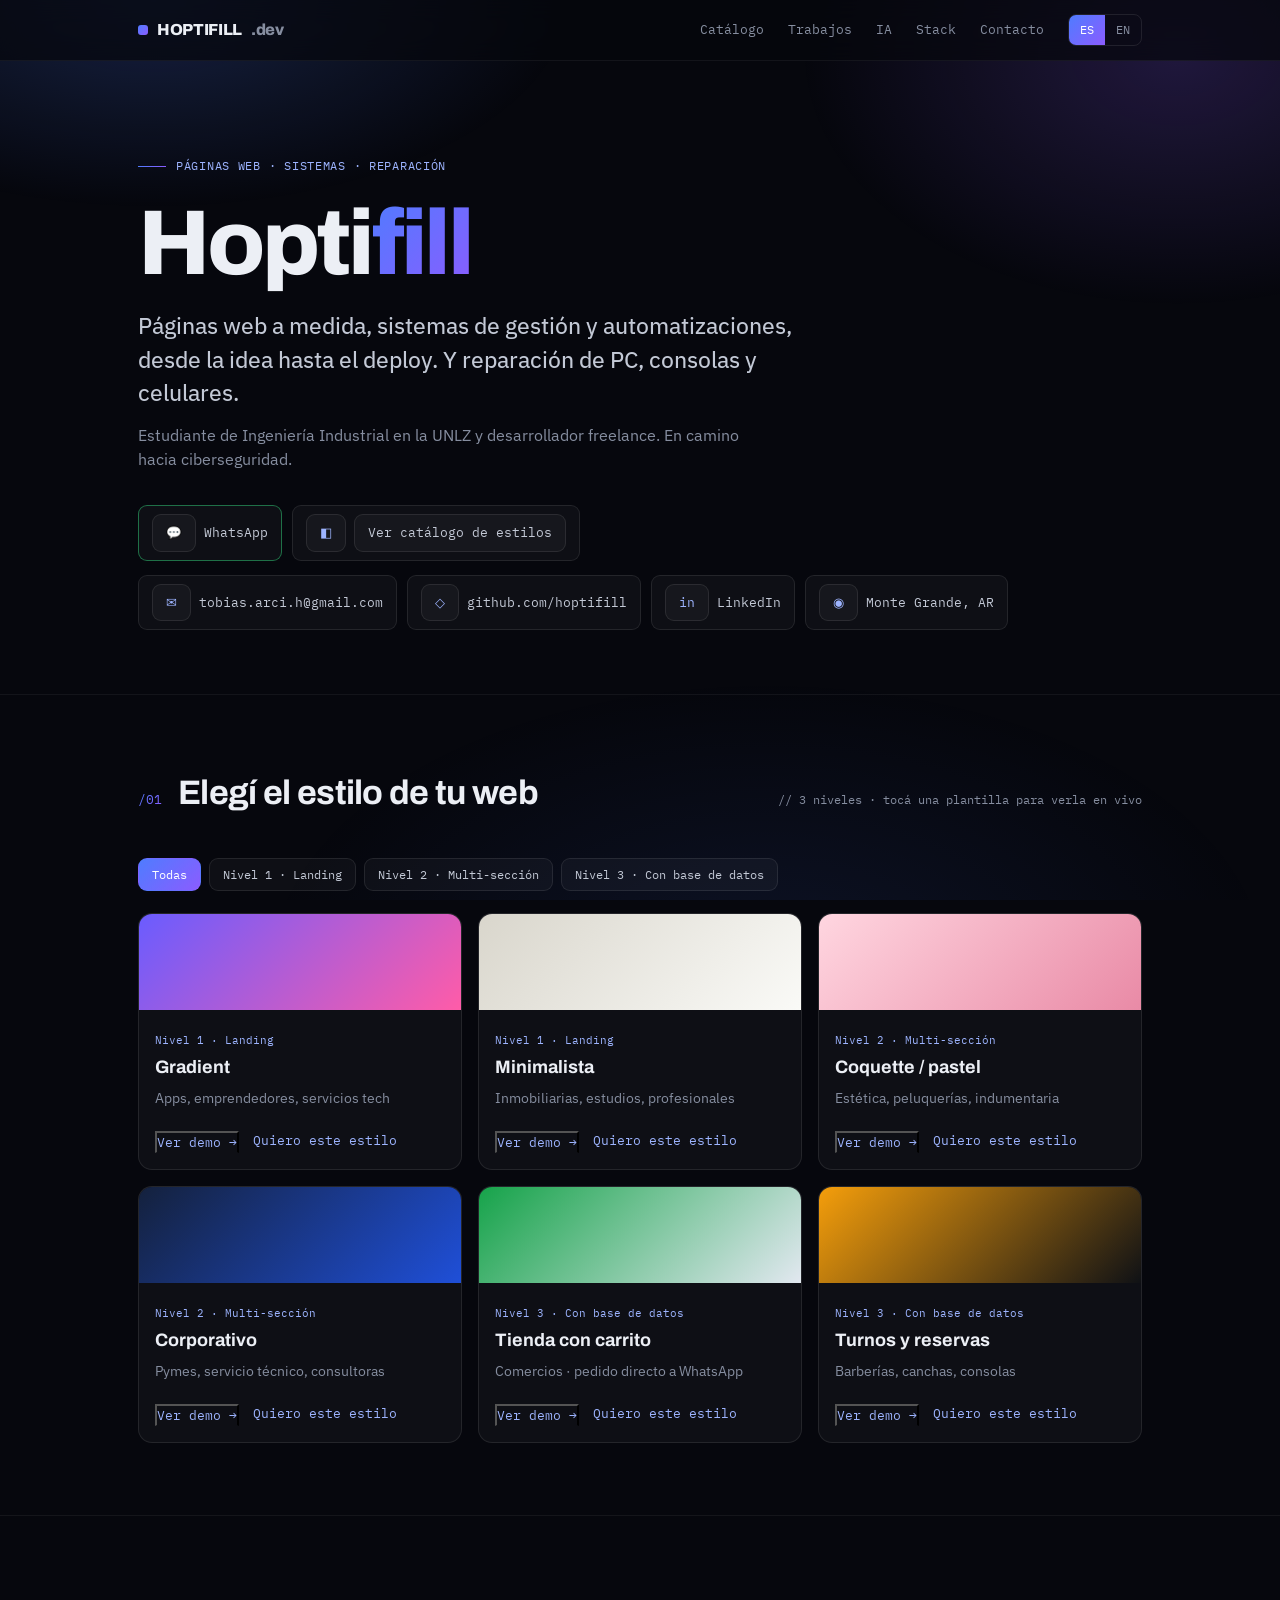
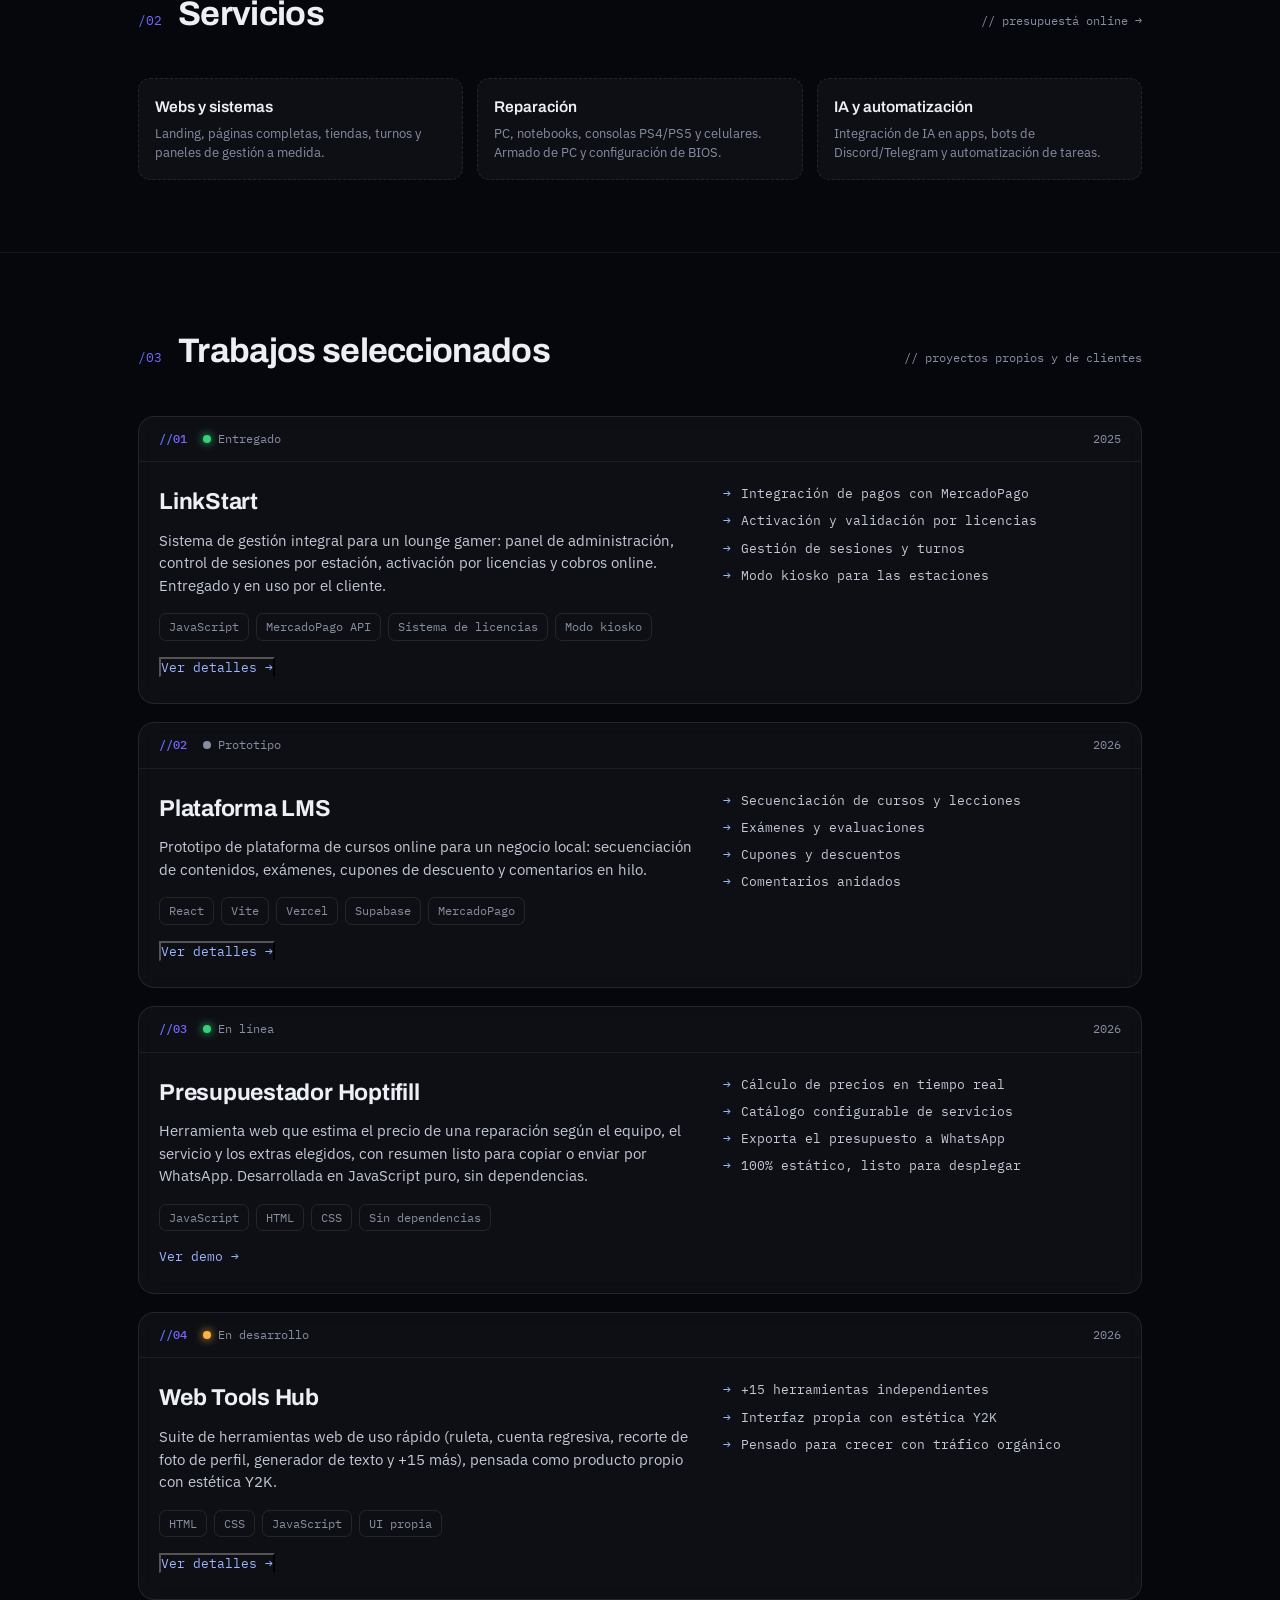
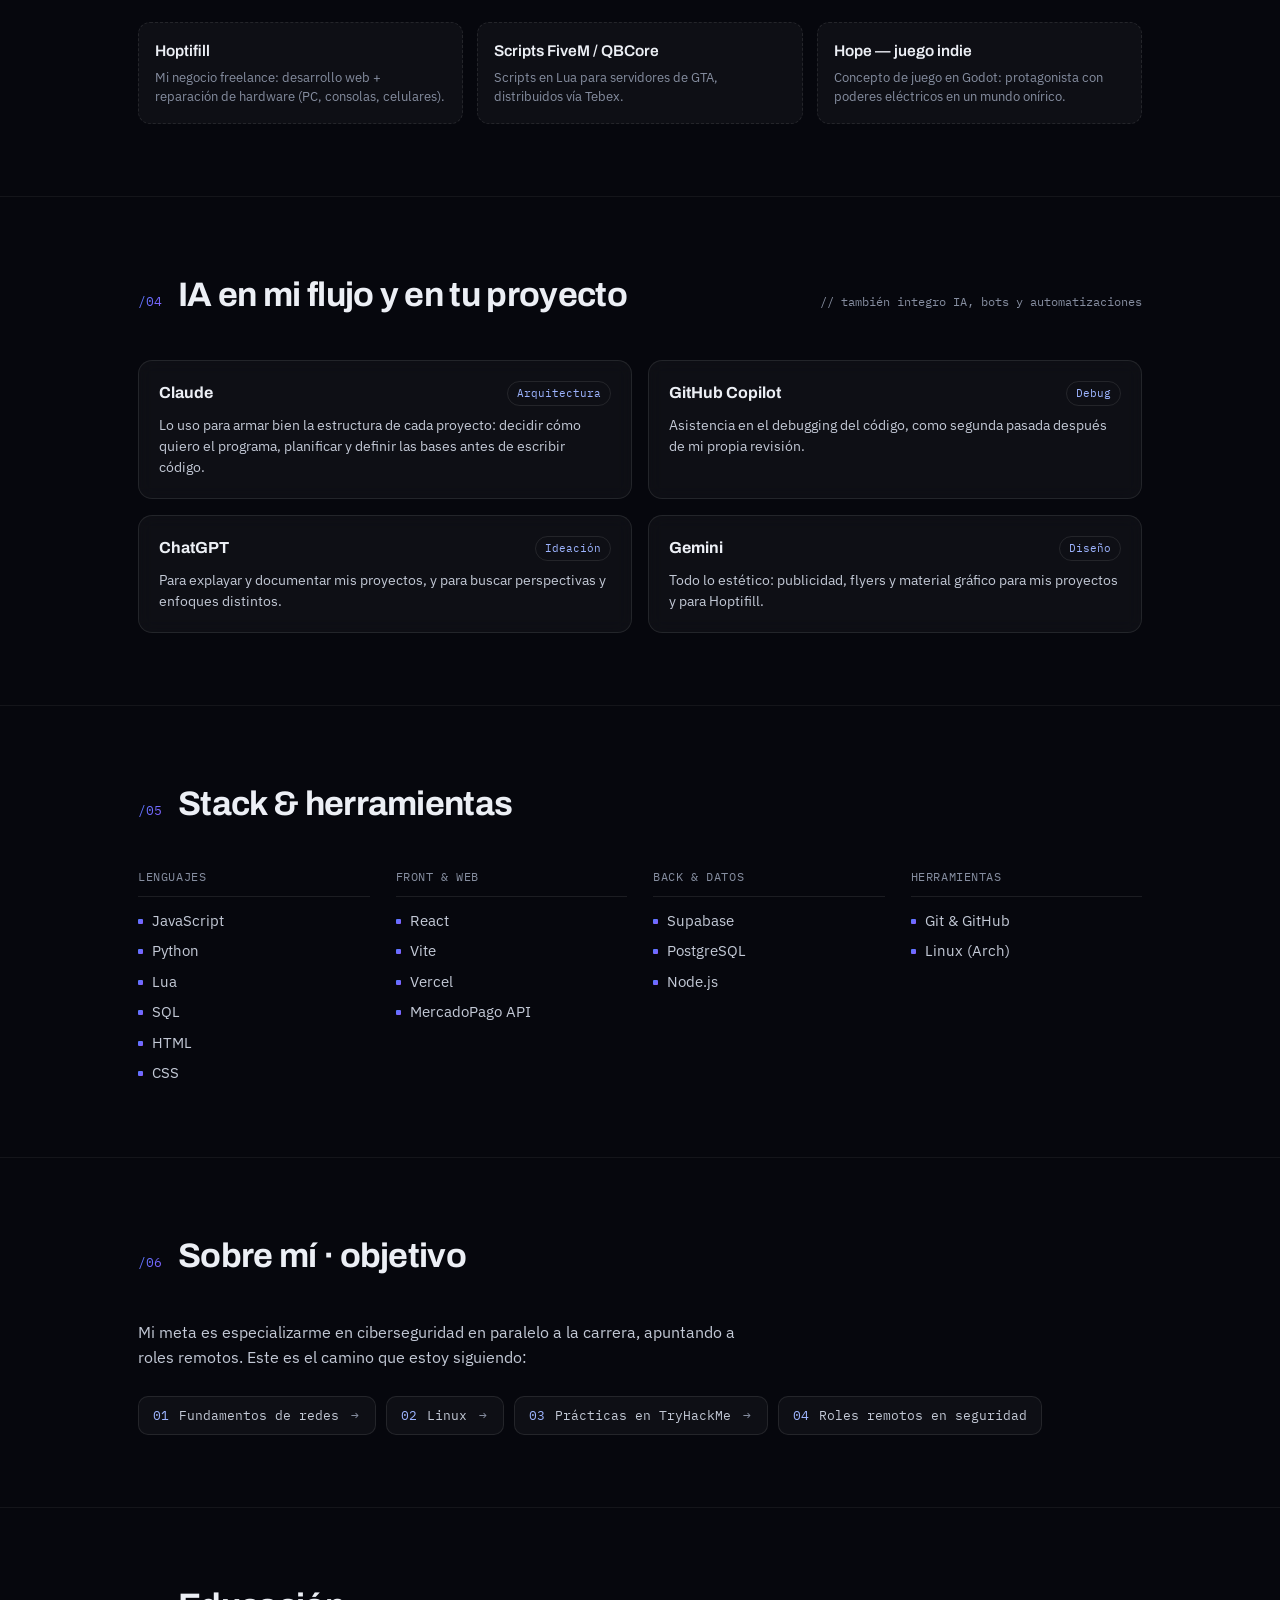
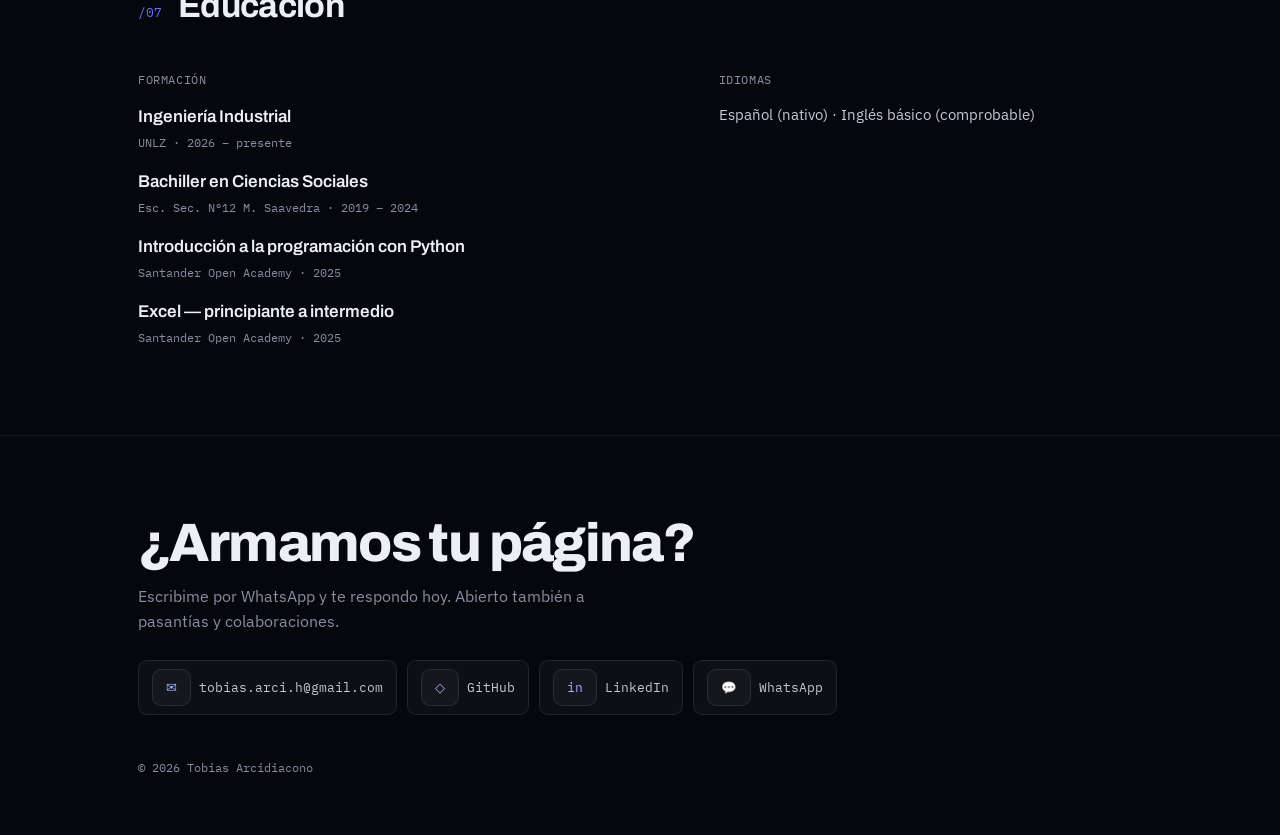
<file: index.html>
<!DOCTYPE html>
<html lang="es">
<head>
<meta charset="UTF-8">
<meta name="viewport" content="width=device-width, initial-scale=1.0">
<title>Hoptifill — Páginas web, sistemas y reparación | Tobias Arcidiacono</title>
<meta name="description" content="Hoptifill: páginas web a medida, sistemas de gestión, automatizaciones y reparación de PC, consolas y celulares. Zona sur, Buenos Aires.">
<meta property="og:title" content="Hoptifill — Webs, sistemas y reparación">
<meta property="og:description" content="Elegí el estilo de tu página web en el catálogo interactivo.">
<meta property="og:type" content="website">
<link rel="icon" href="data:image/svg+xml,<svg xmlns=%27http://www.w3.org/2000/svg%27 viewBox=%270 0 100 100%27><text y=%27.9em%27 font-size=%2790%27>⚡</text></svg>">
<link rel="preconnect" href="https://fonts.googleapis.com">
<link rel="preconnect" href="https://fonts.gstatic.com" crossorigin>
<link href="https://fonts.googleapis.com/css2?family=Archivo:wght@500;600;700;800&family=IBM+Plex+Mono:wght@400;500;600&family=IBM+Plex+Sans:wght@400;450;500;600&display=swap" rel="stylesheet">
<style>
  :root{
    --bg:#06070d; --ink:#eceff5; --ink-soft:#c3c9d6; --muted:#868ea0;
    --line:rgba(255,255,255,.09); --line-soft:rgba(255,255,255,.055);
    --panel:rgba(255,255,255,.035); --panel-2:rgba(255,255,255,.06);
    --a1:#4f7cff; --a2:#8b5cff; --a-ink:#9db4ff;
    --ship:#33d17a; --wip:#ffb340; --con:#868ea0;
    --grad:linear-gradient(135deg,#4f7cff,#8b5cff);
    --max:1060px;
  }
  *{margin:0;padding:0;box-sizing:border-box}
  html{scroll-behavior:smooth}
  body{
    background:var(--bg);color:var(--ink);
    font-family:"IBM Plex Sans",system-ui,sans-serif;font-weight:400;line-height:1.55;
    -webkit-font-smoothing:antialiased;overflow-x:hidden;position:relative;
  }
  body::before{
    content:"";position:fixed;inset:0;z-index:0;pointer-events:none;
    background:
      radial-gradient(48% 34% at 12% 0%,rgba(79,124,255,.22),transparent 68%),
      radial-gradient(42% 40% at 92% 6%,rgba(139,92,255,.20),transparent 70%),
      radial-gradient(55% 45% at 60% 108%,rgba(79,124,255,.10),transparent 72%);
  }
  .mono{font-family:"IBM Plex Mono",monospace}
  .wrap{max-width:var(--max);margin:0 auto;padding:0 28px;position:relative;z-index:1}
  a{color:inherit;text-decoration:none}

  header{position:sticky;top:0;z-index:50;
    background:rgba(6,7,13,.72);backdrop-filter:blur(12px);border-bottom:1px solid var(--line-soft)}
  .bar{display:flex;align-items:center;justify-content:space-between;height:60px}
  .monogram{font-family:"Archivo",sans-serif;font-weight:800;letter-spacing:-.02em;font-size:16px;
    display:flex;align-items:center;gap:9px}
  .monogram .dot{width:10px;height:10px;border-radius:3px;background:var(--grad)}
  .monogram .d2{color:var(--muted)}
  nav.links{display:flex;align-items:center;gap:24px}
  nav.links a{font-family:"IBM Plex Mono",monospace;font-size:12.5px;color:var(--muted);transition:color .18s}
  nav.links a:hover{color:var(--ink)}
  .toggle{display:flex;border:1px solid var(--line);border-radius:8px;overflow:hidden;
    font-family:"IBM Plex Mono",monospace;font-size:12px}
  .toggle button{background:transparent;border:0;cursor:pointer;padding:6px 11px;color:var(--muted);font:inherit;transition:.16s}
  .toggle button.on{background:var(--grad);color:#fff}
  @media(max-width:720px){.bar{height:auto;min-height:60px;flex-wrap:wrap;padding:8px 0;gap:6px}nav.links{gap:12px;flex-wrap:wrap}nav.links a{font-size:11.5px}}

  .hero{padding:88px 0 64px;position:relative;border-bottom:1px solid var(--line-soft)}
  .eyebrow{font-family:"IBM Plex Mono",monospace;font-size:12px;letter-spacing:.06em;color:var(--a-ink);
    text-transform:uppercase;margin-bottom:24px;display:inline-flex;align-items:center;gap:10px}
  .eyebrow::before{content:"";width:28px;height:1px;background:var(--grad)}
  h1.name{font-family:"Archivo",sans-serif;font-weight:800;font-size:clamp(46px,9vw,92px);
    line-height:.95;letter-spacing:-.035em;margin-bottom:22px}
  h1.name .g{background:var(--grad);-webkit-background-clip:text;background-clip:text;-webkit-text-fill-color:transparent}
  .thesis{font-size:clamp(18px,2.4vw,23px);max-width:680px;color:var(--ink-soft);font-weight:450;line-height:1.45;margin-bottom:14px}
  .subline{font-size:15.5px;color:var(--muted);max-width:620px;margin-bottom:34px}
  .metarow{display:flex;flex-wrap:wrap;gap:10px;font-family:"IBM Plex Mono",monospace;font-size:12.5px}
  .metarow a,.metarow span{border:1px solid var(--line);background:var(--panel);padding:8px 13px;border-radius:9px;
    color:var(--ink-soft);display:inline-flex;align-items:center;gap:8px;transition:.16s}
  .metarow a:hover{border-color:transparent;background:var(--panel-2);box-shadow:inset 0 0 0 1px rgba(139,92,255,.5);color:#fff}
  .metarow .k{color:var(--a-ink)}

  section.block{padding:72px 0;border-bottom:1px solid var(--line-soft)}
  .sechead{display:flex;align-items:baseline;justify-content:space-between;gap:20px;margin-bottom:38px;flex-wrap:wrap}
  .sechead .lead{display:flex;align-items:baseline;gap:16px}
  .sechead .idx{font-family:"IBM Plex Mono",monospace;font-size:13px;
    background:var(--grad);-webkit-background-clip:text;background-clip:text;-webkit-text-fill-color:transparent}
  .sechead h2{font-family:"Archivo",sans-serif;font-weight:700;font-size:clamp(26px,3.6vw,34px);letter-spacing:-.02em}
  .sechead .note{font-family:"IBM Plex Mono",monospace;font-size:12px;color:var(--muted)}

  .cards{display:flex;flex-direction:column;gap:18px}
  .card{background:var(--panel);border:1px solid var(--line);border-radius:16px;overflow:hidden;
    backdrop-filter:blur(8px);transition:border-color .2s,transform .2s,box-shadow .2s}
  .card:hover{border-color:rgba(139,92,255,.45);transform:translateY(-2px);box-shadow:0 16px 44px -26px rgba(79,124,255,.7)}
  .card .spec{display:flex;align-items:center;gap:16px;flex-wrap:wrap;padding:13px 20px;border-bottom:1px solid var(--line-soft);
    font-family:"IBM Plex Mono",monospace;font-size:12px;color:var(--muted)}
  .card .pid{background:var(--grad);-webkit-background-clip:text;background-clip:text;-webkit-text-fill-color:transparent;font-weight:500}
  .status{display:inline-flex;align-items:center;gap:7px}
  .status .sd{width:8px;height:8px;border-radius:50%}
  .sd.ship{background:var(--ship);box-shadow:0 0 8px var(--ship)} .sd.wip{background:var(--wip);box-shadow:0 0 8px var(--wip)} .sd.con{background:var(--con)}
  .card .spec .spacer{flex:1}
  .card .body{padding:22px 20px 24px;display:grid;grid-template-columns:1.35fr 1fr;gap:26px}
  @media(max-width:680px){.card .body{grid-template-columns:1fr;gap:18px}}
  .card h3{font-family:"Archivo",sans-serif;font-weight:700;font-size:23px;letter-spacing:-.01em;margin-bottom:10px}
  .card p.desc{font-size:15px;color:var(--ink-soft);line-height:1.5}
  .feats{list-style:none;display:flex;flex-direction:column;gap:9px}
  .feats li{font-family:"IBM Plex Mono",monospace;font-size:12.5px;color:var(--ink-soft);
    padding-left:18px;position:relative;line-height:1.45}
  .feats li::before{content:"→";position:absolute;left:0;color:var(--a-ink)}
  .chips{display:flex;flex-wrap:wrap;gap:7px;margin-top:16px}
  .chip{font-family:"IBM Plex Mono",monospace;font-size:11.5px;border:1px solid var(--line);border-radius:7px;padding:4px 9px;color:var(--muted)}
  .cardlink{display:inline-flex;align-items:center;gap:8px;margin-top:16px;font-family:"IBM Plex Mono",monospace;
    font-size:12.5px;color:var(--a-ink);border-bottom:1px solid transparent;transition:.16s;padding-bottom:1px}
  .cardlink:hover{border-color:var(--a2)}
  button.cardlink{background:transparent;cursor:pointer}

  /* modal */
  .modal{position:fixed;inset:0;z-index:100;display:none;align-items:flex-start;justify-content:center;
    background:rgba(4,5,10,.72);backdrop-filter:blur(6px);padding:40px 20px;overflow-y:auto}
  .modal.open{display:flex}
  .m-panel{position:relative;width:100%;max-width:760px;background:#0c0e17;border:1px solid var(--line);
    border-radius:18px;padding:26px 26px 30px;box-shadow:0 30px 80px -20px rgba(0,0,0,.8)}
  .m-close{position:absolute;top:14px;right:14px;width:34px;height:34px;border-radius:9px;cursor:pointer;
    background:var(--panel-2);border:1px solid var(--line);color:var(--ink);font-size:14px;transition:.16s}
  .m-close:hover{border-color:var(--a2);color:#fff}
  .m-spec{display:flex;align-items:center;gap:12px;font-family:"IBM Plex Mono",monospace;font-size:12px;color:var(--muted);margin-bottom:10px}
  .m-spec .spacer{flex:1}
  .m-title{font-family:"Archivo",sans-serif;font-weight:700;font-size:26px;letter-spacing:-.01em;margin-bottom:12px}
  .m-desc{font-size:15px;color:var(--ink-soft);line-height:1.55;margin-bottom:14px}
  .m-lbl{font-family:"IBM Plex Mono",monospace;font-size:11px;letter-spacing:.06em;text-transform:uppercase;
    color:var(--muted);margin:22px 0 12px;padding-bottom:8px;border-bottom:1px solid var(--line-soft)}
  .m-gallery{display:flex;flex-direction:column;gap:14px}
  .m-gallery img{width:100%;border-radius:12px;border:1px solid var(--line);display:block}
  .m-soon{font-size:13.5px;color:var(--muted);font-style:italic;padding:8px 0}
  .m-gallery.has .m-soon{display:none}
  .m-panel .cardlink{margin-top:20px}

  .also{display:grid;grid-template-columns:repeat(3,1fr);gap:14px;margin-top:22px}
  @media(max-width:680px){.also{grid-template-columns:1fr}}
  .also .item{border:1px dashed var(--line);border-radius:12px;padding:16px;background:var(--panel)}
  .also .item .t{font-family:"Archivo",sans-serif;font-weight:600;font-size:15.5px;margin-bottom:6px}
  .also .item .d{font-size:13px;color:var(--muted);line-height:1.45}

  /* AI workflow */
  .aigrid{display:grid;grid-template-columns:repeat(2,1fr);gap:16px}
  @media(max-width:680px){.aigrid{grid-template-columns:1fr}}
  .ai{background:var(--panel);border:1px solid var(--line);border-radius:14px;padding:20px;backdrop-filter:blur(8px)}
  .ai .tp{display:flex;align-items:center;gap:10px;margin-bottom:9px}
  .ai .tp .tool{font-family:"Archivo",sans-serif;font-weight:700;font-size:16px}
  .ai .tp .role{font-family:"IBM Plex Mono",monospace;font-size:11px;color:var(--a-ink);
    border:1px solid var(--line);border-radius:20px;padding:3px 9px;margin-left:auto}
  .ai p{font-size:14px;color:var(--ink-soft);line-height:1.5}

  .stackgrid{display:grid;grid-template-columns:repeat(auto-fit,minmax(200px,1fr));gap:26px}
  .stackgroup .gl{font-family:"IBM Plex Mono",monospace;font-size:12px;letter-spacing:.05em;text-transform:uppercase;
    color:var(--muted);margin-bottom:13px;padding-bottom:9px;border-bottom:1px solid var(--line)}
  .stackgroup ul{list-style:none;display:flex;flex-direction:column;gap:8px}
  .stackgroup li{font-size:14.5px;color:var(--ink-soft);display:flex;align-items:center;gap:9px}
  .stackgroup li::before{content:"";width:5px;height:5px;border-radius:1px;background:var(--grad);flex:none}

  .objtxt{font-size:16px;color:var(--ink-soft);max-width:620px;margin-bottom:26px;line-height:1.55}
  .road{display:flex;flex-wrap:wrap;gap:10px}
  .rstep{display:flex;align-items:center;gap:10px;background:var(--panel);border:1px solid var(--line);
    border-radius:10px;padding:9px 14px;font-family:"IBM Plex Mono",monospace;font-size:12.5px;color:var(--ink-soft)}
  .rstep .n{color:var(--a-ink)}
  .rstep .arrow{color:var(--muted);margin:0 2px}

  .edugrid{display:grid;grid-template-columns:1.3fr 1fr;gap:30px}
  @media(max-width:680px){.edugrid{grid-template-columns:1fr;gap:22px}}
  .edu .l{font-family:"IBM Plex Mono",monospace;font-size:12px;text-transform:uppercase;letter-spacing:.05em;color:var(--muted);margin-bottom:14px}
  .edu .entry{margin-bottom:16px}
  .edu .deg{font-family:"Archivo",sans-serif;font-weight:600;font-size:17px;margin-bottom:4px}
  .edu .meta{font-family:"IBM Plex Mono",monospace;font-size:12px;color:var(--muted)}
  .langline{font-size:14.5px;color:var(--ink-soft)}

  footer{padding:80px 0 58px}
  .cta h2{font-family:"Archivo",sans-serif;font-weight:800;font-size:clamp(30px,5.4vw,54px);letter-spacing:-.03em;line-height:1;margin-bottom:14px}
  .cta h2 .g{background:var(--grad);-webkit-background-clip:text;background-clip:text;-webkit-text-fill-color:transparent}
  .cta .subcta{color:var(--muted);margin-bottom:26px;max-width:460px}
  .foot-fine{margin-top:44px;font-family:"IBM Plex Mono",monospace;font-size:11.5px;color:var(--muted);
    display:flex;justify-content:space-between;flex-wrap:wrap;gap:10px}

  @media(prefers-reduced-motion:no-preference){
    .rv{opacity:0;transform:translateY(14px);transition:opacity .6s ease,transform .6s ease}
    .rv.in{opacity:1;transform:none}
  }
  :focus-visible{outline:2px solid var(--a2);outline-offset:3px;border-radius:4px}
  .wa{border-color:rgba(51,209,122,.5)!important}
  .filters{display:flex;flex-wrap:wrap;gap:8px;margin-bottom:22px}
  .filters button{font-family:"IBM Plex Mono",monospace;font-size:12px;border:1px solid var(--line);background:var(--panel);color:var(--ink-soft);padding:8px 13px;border-radius:9px;cursor:pointer;transition:.16s}
  .filters button.on{background:var(--grad);color:#fff;border-color:transparent}
  .tpls{display:grid;grid-template-columns:repeat(auto-fit,minmax(280px,1fr));gap:16px}
  .tpl{background:var(--panel);border:1px solid var(--line);border-radius:14px;overflow:hidden;transition:.2s}
  .tpl:hover{border-color:rgba(139,92,255,.45);transform:translateY(-2px)}
  .tpl .sw{height:96px}.tpl .tb{padding:16px}.tpl h3{font-family:"Archivo",sans-serif;font-size:18px;margin:4px 0 6px}
  .tpl .lv{font-family:"IBM Plex Mono",monospace;font-size:11px;color:var(--a-ink)}.tpl p{font-size:13.5px;color:var(--muted)}
  .tpl .acts{display:flex;gap:14px;flex-wrap:wrap;margin-top:6px}
</style>
</head>
<body>

<header>
  <div class="wrap bar">
    <a href="#top" class="monogram"><span class="dot"></span>HOPTIFILL<span class="d2">.dev</span></a>
    <nav class="links">
      <a href="#catalog" data-k="nav_cat">Catálogo</a>
      <a href="#work" data-k="nav_work">Trabajos</a>
      <a href="#ai" data-k="nav_ai">IA</a>
      <a href="#stack" data-k="nav_stack">Stack</a>
      <a href="#contact" class="nav-keep" data-k="nav_contact">Contacto</a>
      <div class="toggle" role="group" aria-label="Language">
        <button id="es" class="on" onclick="setLang('es')">ES</button>
        <button id="en" onclick="setLang('en')">EN</button>
      </div>
    </nav>
  </div>
</header>

<main id="top">
  <section class="hero">
    <div class="wrap">
      <div class="eyebrow" data-k="role"></div>
      <h1 class="name">Hopti<span class="g">fill</span></h1>
      <p class="thesis" data-k="thesis"></p>
      <p class="subline" data-k="subline"></p>
      <div class="metarow" style="margin-bottom:14px"><a class="wa" href="https://wa.me/5491124063177" target="_blank" rel="noopener"><span class="k">💬</span> WhatsApp</a><a href="#catalog"><span class="k">◧</span> <span data-k="see_cat">Ver catálogo de estilos</span></a></div>
      <div class="metarow">
        <a href="mailto:tobias.arci.h@gmail.com"><span class="k">✉</span> tobias.arci.h@gmail.com</a>
        <a href="https://github.com/hoptifill" target="_blank" rel="noopener"><span class="k">◇</span> github.com/hoptifill</a>
        <a href="https://www.linkedin.com/in/tobias-arcidiacono-a98aaa285" target="_blank" rel="noopener"><span class="k">in</span> LinkedIn</a>
        <span><span class="k">◉</span> Monte Grande, AR</span>
      </div>
    </div>
  </section>

  <section class="block rv" id="catalog">
    <div class="wrap">
      <div class="sechead"><div class="lead"><span class="idx">/01</span><h2 data-k="cat_h"></h2></div><span class="note" data-k="cat_note"></span></div>
      <div class="filters" id="filters"></div><div class="tpls" id="tpls"></div>
    </div>
  </section>

  <section class="block rv" id="services">
    <div class="wrap">
      <div class="sechead"><div class="lead"><span class="idx">/02</span><h2 data-k="srv_h"></h2></div><a class="note" href="https://hoptifill.github.io/presupuestador" target="_blank" rel="noopener" data-k="srv_quote"></a></div>
      <div class="also" id="srv"></div>
    </div>
  </section>

  <section class="block rv" id="work">
    <div class="wrap">
      <div class="sechead">
        <div class="lead"><span class="idx">/03</span><h2 data-k="s_work"></h2></div>
        <span class="note" data-k="s_work_note"></span>
      </div>
      <div class="cards" id="cards"></div>
      <div class="also" id="also"></div>
    </div>
  </section>

  <section class="block rv" id="ai">
    <div class="wrap">
      <div class="sechead">
        <div class="lead"><span class="idx">/04</span><h2 data-k="s_ai"></h2></div>
        <span class="note" data-k="s_ai_note"></span>
      </div>
      <div class="aigrid" id="aigrid"></div>
    </div>
  </section>

  <section class="block rv" id="stack">
    <div class="wrap">
      <div class="sechead"><div class="lead"><span class="idx">/05</span><h2 data-k="s_stack"></h2></div></div>
      <div class="stackgrid" id="stackgrid"></div>
    </div>
  </section>

  <section class="block rv" id="obj">
    <div class="wrap">
      <div class="sechead"><div class="lead"><span class="idx">/06</span><h2 data-k="s_obj"></h2></div></div>
      <p class="objtxt" data-k="obj_txt"></p>
      <div class="road" id="road"></div>
    </div>
  </section>

  <section class="block rv" id="edu">
    <div class="wrap">
      <div class="sechead"><div class="lead"><span class="idx">/07</span><h2 data-k="s_edu"></h2></div></div>
      <div class="edugrid">
        <div class="edu" id="edu-list"></div>
        <div class="edu">
          <div class="l" data-k="lang_l"></div>
          <div class="langline" data-k="lang_line"></div>
        </div>
      </div>
    </div>
  </section>

  <footer id="contact">
    <div class="wrap cta rv">
      <h2 data-k="cta"></h2>
      <p class="subcta" data-k="subcta"></p>
      <div class="metarow">
        <a href="mailto:tobias.arci.h@gmail.com"><span class="k">✉</span> tobias.arci.h@gmail.com</a>
        <a href="https://github.com/hoptifill" target="_blank" rel="noopener"><span class="k">◇</span> GitHub</a>
        <a href="https://www.linkedin.com/in/tobias-arcidiacono-a98aaa285" target="_blank" rel="noopener"><span class="k">in</span> LinkedIn</a>
        <a href="https://wa.me/5491124063177" target="_blank" rel="noopener"><span class="k">💬</span> WhatsApp</a>
      </div>
      <div class="foot-fine">
        <span>© 2026 Tobias Arcidiacono</span>
      </div>
    </div>
  </footer>
</main>

<div id="pv" class="modal" onclick="if(event.target===this)closePv()"><div class="m-panel" style="max-width:980px;padding:14px"><button class="m-close" onclick="closePv()">✕</button><div class="m-spec" id="pv-t" style="margin:4px 40px 10px 4px"></div><iframe id="pv-f" title="Vista previa" style="width:100%;height:70vh;border:1px solid var(--line);border-radius:12px;background:#fff"></iframe><a class="cardlink" id="pv-w" target="_blank" rel="noopener"></a></div></div>

<div id="modal" class="modal" onclick="if(event.target===this)closeProject()">
  <div class="m-panel" role="dialog" aria-modal="true">
    <button id="m-close" class="m-close" onclick="closeProject()">✕</button>
    <div id="m-body"></div>
  </div>
</div>

<script>
const DATA = {
  es:{
    nav_work:"Trabajos", nav_ai:"IA", nav_stack:"Stack", nav_contact:"Contacto",
    view_details:"Ver detalles", shots_soon:"Capturas próximamente.", modal_shots:"Capturas", close:"Cerrar",
    nav_cat:"Catálogo", see_cat:"Ver catálogo de estilos",
    cat_h:"Elegí el estilo de tu web", cat_note:"// 3 niveles · tocá una plantilla para verla en vivo", see:"Ver demo", want:"Quiero este estilo",
    f0:"Todas", f1:"Nivel 1 · Landing", f2:"Nivel 2 · Multi-sección", f3:"Nivel 3 · Con base de datos",
    srv_h:"Servicios", srv_quote:"// presupuestá online →",
    role:"Páginas web · Sistemas · Reparación",
    thesis:"Páginas web a medida, sistemas de gestión y automatizaciones, desde la idea hasta el deploy. Y reparación de PC, consolas y celulares.",
    subline:"Estudiante de Ingeniería Industrial en la UNLZ y desarrollador freelance. En camino hacia ciberseguridad.",
    s_work:"Trabajos seleccionados", s_work_note:"// proyectos propios y de clientes",
    s_ai:"IA en mi flujo y en tu proyecto", s_ai_note:"// también integro IA, bots y automatizaciones",
    s_stack:"Stack & herramientas",
    s_obj:"Sobre mí · objetivo", obj_txt:"Mi meta es especializarme en ciberseguridad en paralelo a la carrera, apuntando a roles remotos. Este es el camino que estoy siguiendo:",
    s_edu:"Educación",
    lang_l:"Idiomas", lang_line:"Español (nativo) · Inglés básico (comprobable)",
    cta:"¿Armamos tu página?", subcta:"Escribime por WhatsApp y te respondo hoy. Abierto también a pasantías y colaboraciones.",
    projects:[
      {id:"//01",status:"ship",statusTxt:"Entregado",year:"2025",title:"LinkStart",
       desc:"Sistema de gestión integral para un lounge gamer: panel de administración, control de sesiones por estación, activación por licencias y cobros online. Entregado y en uso por el cliente.",
       feats:["Integración de pagos con MercadoPago","Activación y validación por licencias","Gestión de sesiones y turnos","Modo kiosko para las estaciones"],
       chips:["JavaScript","MercadoPago API","Sistema de licencias","Modo kiosko"],
       link:"Ver proyecto",url:"#"},
      {id:"//02",status:"con",statusTxt:"Prototipo",year:"2026",title:"Plataforma LMS",
       desc:"Prototipo de plataforma de cursos online para un negocio local: secuenciación de contenidos, exámenes, cupones de descuento y comentarios en hilo.",
       feats:["Secuenciación de cursos y lecciones","Exámenes y evaluaciones","Cupones y descuentos","Comentarios anidados"],
       chips:["React","Vite","Vercel","Supabase","MercadoPago"],
       link:"Ver proyecto",url:"#"},
      {id:"//03",status:"ship",statusTxt:"En línea",year:"2026",title:"Presupuestador Hoptifill",
       desc:"Herramienta web que estima el precio de una reparación según el equipo, el servicio y los extras elegidos, con resumen listo para copiar o enviar por WhatsApp. Desarrollada en JavaScript puro, sin dependencias.",
       feats:["Cálculo de precios en tiempo real","Catálogo configurable de servicios","Exporta el presupuesto a WhatsApp","100% estático, listo para desplegar"],
       chips:["JavaScript","HTML","CSS","Sin dependencias"],
       link:"Ver demo",url:"https://hoptifill.github.io/presupuestador"},
      {id:"//04",status:"wip",statusTxt:"En desarrollo",year:"2026",title:"Web Tools Hub",
       desc:"Suite de herramientas web de uso rápido (ruleta, cuenta regresiva, recorte de foto de perfil, generador de texto y +15 más), pensada como producto propio con estética Y2K.",
       feats:["+15 herramientas independientes","Interfaz propia con estética Y2K","Pensado para crecer con tráfico orgánico"],
       chips:["HTML","CSS","JavaScript","UI propia"],
       link:"Ver proyecto",url:"#"}
    ],
    also:[
      {t:"Hoptifill",d:"Mi negocio freelance: desarrollo web + reparación de hardware (PC, consolas, celulares)."},
      {t:"Scripts FiveM / QBCore",d:"Scripts en Lua para servidores de GTA, distribuidos vía Tebex."},
      {t:"Hope — juego indie",d:"Concepto de juego en Godot: protagonista con poderes eléctricos en un mundo onírico."}
    ],
    srvs:[{t:"Webs y sistemas",d:"Landing, páginas completas, tiendas, turnos y paneles de gestión a medida."},{t:"Reparación",d:"PC, notebooks, consolas PS4/PS5 y celulares. Armado de PC y configuración de BIOS."},{t:"IA y automatización",d:"Integración de IA en apps, bots de Discord/Telegram y automatización de tareas."}],
    ai:[
      {tool:"Claude", role:"Arquitectura", p:"Lo uso para armar bien la estructura de cada proyecto: decidir cómo quiero el programa, planificar y definir las bases antes de escribir código."},
      {tool:"GitHub Copilot", role:"Debug", p:"Asistencia en el debugging del código, como segunda pasada después de mi propia revisión."},
      {tool:"ChatGPT", role:"Ideación", p:"Para explayar y documentar mis proyectos, y para buscar perspectivas y enfoques distintos."},
      {tool:"Gemini", role:"Diseño", p:"Todo lo estético: publicidad, flyers y material gráfico para mis proyectos y para Hoptifill."}
    ],
    stack:[
      {g:"Lenguajes",items:["JavaScript","Python","Lua","SQL","HTML","CSS"]},
      {g:"Front & web",items:["React","Vite","Vercel","MercadoPago API"]},
      {g:"Back & datos",items:["Supabase","PostgreSQL","Node.js"]},
      {g:"Herramientas",items:["Git & GitHub","Linux (Arch)"]}
    ],
    road:["Fundamentos de redes","Linux","Prácticas en TryHackMe","Roles remotos en seguridad"],
    edu:[
      {deg:"Ingeniería Industrial",meta:"UNLZ · 2026 – presente"},
      {deg:"Bachiller en Ciencias Sociales",meta:"Esc. Sec. N°12 M. Saavedra · 2019 – 2024"},
      {deg:"Introducción a la programación con Python",meta:"Santander Open Academy · 2025"},
      {deg:"Excel — principiante a intermedio",meta:"Santander Open Academy · 2025"}
    ]
  },
  en:{
    nav_work:"Work", nav_ai:"AI", nav_stack:"Stack", nav_contact:"Contact",
    view_details:"View details", shots_soon:"Screenshots coming soon.", modal_shots:"Screenshots", close:"Close",
    cat_h:"Pick your website style", cat_note:"// 3 levels · tap a template to preview it live", see:"View demo", want:"I want this style", see_cat:"Browse style catalog",
    f0:"All", f1:"Level 1 · Landing", f2:"Level 2 · Multi-section", f3:"Level 3 · With database",
    srv_h:"Services", srv_quote:"// get an online quote →", nav_cat:"Catalog",
    srvs:[{t:"Websites & systems",d:"Landing pages, full sites, shops, booking and custom management panels."},{t:"Repair",d:"PCs, laptops, PS4/PS5 consoles and phones. PC builds and BIOS setup."},{t:"AI & automation",d:"AI integration in apps, Discord/Telegram bots and task automation."}],
    role:"Websites · Systems · Repair",
    thesis:"Custom websites, management systems and automations, from idea to deploy. Plus PC, console and phone repair.",
    subline:"Industrial Engineering student at UNLZ and freelance developer. On my way into cybersecurity.",
    s_work:"Selected work", s_work_note:"// personal and client projects",
    s_ai:"Working with AI", s_ai_note:"// assisted workflow, each tool with its role",
    s_stack:"Stack & tools",
    s_obj:"Career goal", obj_txt:"My goal is to specialize in cybersecurity alongside my degree, aiming for remote roles. This is the path I'm following:",
    s_edu:"Education",
    lang_l:"Languages", lang_line:"Spanish (native) · Basic English (verifiable)",
    cta:"Let's build your site.", subcta:"Message me on WhatsApp and I will reply today. Also open to internships and collaborations.",
    projects:[
      {id:"//01",status:"ship",statusTxt:"Shipped",year:"2025",title:"LinkStart",
       desc:"End-to-end management system for a gaming lounge: admin dashboard, per-station session control, license-based activation and online payments. Delivered and in active use by the client.",
       feats:["MercadoPago payment integration","License activation & validation","Session & turn management","Kiosk mode for stations"],
       chips:["JavaScript","MercadoPago API","Licensing system","Kiosk mode"],
       link:"View project",url:"#"},
      {id:"//02",status:"con",statusTxt:"Prototype",year:"2026",title:"LMS Platform",
       desc:"Prototype online course platform for a local business: content sequencing, exams, discount coupons and threaded comments.",
       feats:["Course & lesson sequencing","Exams & assessments","Coupons & discounts","Threaded comments"],
       chips:["React","Vite","Vercel","Supabase","MercadoPago"],
       link:"View project",url:"#"},
      {id:"//03",status:"ship",statusTxt:"Live",year:"2026",title:"Hoptifill Estimator",
       desc:"A web tool that estimates a repair price based on the device, service and extras selected, with a summary ready to copy or send over WhatsApp. Built in vanilla JavaScript, no dependencies.",
       feats:["Real-time price calculation","Configurable service catalog","Exports the quote to WhatsApp","Fully static, ready to deploy"],
       chips:["JavaScript","HTML","CSS","No dependencies"],
       link:"View demo",url:"https://hoptifill.github.io/presupuestador"},
      {id:"//04",status:"wip",statusTxt:"In progress",year:"2026",title:"Web Tools Hub",
       desc:"A suite of quick web utilities (spinner, countdown, profile-pic cropper, text generator and 15+ more), built as my own product with a Y2K aesthetic.",
       feats:["15+ standalone tools","Custom Y2K-styled UI","Built to grow with organic traffic"],
       chips:["HTML","CSS","JavaScript","Custom UI"],
       link:"View project",url:"#"}
    ],
    also:[
      {t:"Hoptifill",d:"My freelance business: web development + hardware repair (PCs, consoles, phones)."},
      {t:"FiveM / QBCore scripts",d:"Lua scripts for GTA servers, distributed through Tebex."},
      {t:"Hope — indie game",d:"Godot game concept: a protagonist with electric powers in a dream-like world."}
    ],
    ai:[
      {tool:"Claude", role:"Architecture", p:"I use it to structure each project well: deciding how I want the program to work, planning and defining the foundations before writing code."},
      {tool:"GitHub Copilot", role:"Debug", p:"Support during code debugging, as a second pass after my own review."},
      {tool:"ChatGPT", role:"Ideation", p:"To expand and document my projects, and to explore different perspectives and approaches."},
      {tool:"Gemini", role:"Design", p:"Everything visual: ads, flyers and graphic material for my projects and for Hoptifill."}
    ],
    stack:[
      {g:"Languages",items:["JavaScript","Python","Lua","SQL","HTML","CSS"]},
      {g:"Front & web",items:["React","Vite","Vercel","MercadoPago API"]},
      {g:"Back & data",items:["Supabase","PostgreSQL","Node.js"]},
      {g:"Tools",items:["Git & GitHub","Linux (Arch)"]}
    ],
    road:["Networking fundamentals","Linux","TryHackMe practice","Remote security roles"],
    edu:[
      {deg:"Industrial Engineering",meta:"UNLZ · 2026 – present"},
      {deg:"High school diploma — Social Sciences",meta:"Esc. Sec. N°12 M. Saavedra · 2019 – 2024"},
      {deg:"Introduction to Programming with Python",meta:"Santander Open Academy · 2025"},
      {deg:"Excel — beginner to intermediate",meta:"Santander Open Academy · 2025"}
    ]
  }
};

// Capturas por proyecto (mismos archivos para ES y EN). Subí las imágenes al repo
// con estos nombres exactos. Las que no existan se ocultan solas.
const SHOTS = {
  'LinkStart':['linkstart-1.png','linkstart-2.png','linkstart-3.png','linkstart-4.png','linkstart-5.png','linkstart-6.png'],
  'Plataforma LMS':['lms-1.png','lms-2.png','lms-3.png','lms-4.png'],
  'LMS Platform':['lms-1.png','lms-2.png','lms-3.png','lms-4.png'],
  'Web Tools Hub':['webtools-1.png','webtools-2.png','webtools-3.png','webtools-4.png']
};
let curLang = 'es';

function render(lang){
  const d = Object.assign({}, DATA.es, DATA[lang]);
  curLang = lang;
  document.documentElement.lang = lang;
  document.querySelectorAll('[data-k]').forEach(el=>{
    const k = el.getAttribute('data-k'); if(d[k]!==undefined) el.textContent = d[k];
  });
  document.getElementById('cards').innerHTML = d.projects.map((p,i)=>`
    <article class="card">
      <div class="spec"><span class="pid">${p.id}</span>
        <span class="status"><span class="sd ${p.status}"></span>${p.statusTxt}</span>
        <span class="spacer"></span><span>${p.year}</span></div>
      <div class="body">
        <div><h3>${p.title}</h3><p class="desc">${p.desc}</p>
          <div class="chips">${p.chips.map(c=>`<span class="chip">${c}</span>`).join('')}</div>
          ${SHOTS[p.title]
            ? `<button class="cardlink" onclick="openProject(${i})">${d.view_details} →</button>`
            : (p.url && p.url.startsWith('http')
                ? `<a class="cardlink" href="${p.url}" target="_blank" rel="noopener">${p.link} →</a>`
                : '')}
        </div>
        <ul class="feats">${p.feats.map(f=>`<li>${f}</li>`).join('')}</ul>
      </div>
    </article>`).join('');
  document.getElementById('srv').innerHTML = d.srvs.map(a=>`<div class="item"><div class="t">${a.t}</div><div class="d">${a.d}</div></div>`).join('');
  drawCat(d);
  document.getElementById('also').innerHTML = d.also.map(a=>`
    <div class="item"><div class="t">${a.t}</div><div class="d">${a.d}</div></div>`).join('');
  document.getElementById('aigrid').innerHTML = d.ai.map(a=>`
    <div class="ai"><div class="tp"><span class="tool">${a.tool}</span><span class="role">${a.role}</span></div><p>${a.p}</p></div>`).join('');
  document.getElementById('stackgrid').innerHTML = d.stack.map(s=>`
    <div class="stackgroup"><div class="gl">${s.g}</div><ul>${s.items.map(i=>`<li>${i}</li>`).join('')}</ul></div>`).join('');
  document.getElementById('road').innerHTML = d.road.map((r,i)=>`
    <div class="rstep"><span class="n">0${i+1}</span>${r}${i<d.road.length-1?'<span class="arrow">→</span>':''}</div>`).join('');
  document.getElementById('edu-list').innerHTML =
    `<div class="l">${lang==='es'?'Formación':'Studies'}</div>` +
    d.edu.map(e=>`<div class="entry"><div class="deg">${e.deg}</div><div class="meta">${e.meta}</div></div>`).join('');
}
function setLang(lang){
  render(lang);
  document.getElementById('es').classList.toggle('on',lang==='es');
  document.getElementById('en').classList.toggle('on',lang==='en');
}

function openProject(i){
  const d = Object.assign({}, DATA.es, DATA[curLang]);
  const p = d.projects[i];
  const shots = SHOTS[p.title] || [];
  const gallery = shots.map(src=>
    `<img src="${src}" alt="${p.title}" loading="lazy" onload="this.closest('.m-gallery').classList.add('has')" onerror="this.remove()">`
  ).join('');
  document.getElementById('m-body').innerHTML = `
    <div class="m-spec"><span class="status"><span class="sd ${p.status}"></span>${p.statusTxt}</span>
      <span class="spacer"></span><span>${p.year}</span></div>
    <h3 class="m-title">${p.title}</h3>
    <p class="m-desc">${p.desc}</p>
    <div class="chips">${p.chips.map(c=>`<span class="chip">${c}</span>`).join('')}</div>
    <div class="m-lbl">${d.modal_shots}</div>
    <div class="m-gallery">${gallery}<div class="m-soon">${d.shots_soon}</div></div>
    ${p.url && p.url.startsWith('http') ? `<a class="cardlink" href="${p.url}" target="_blank" rel="noopener">${p.link} →</a>` : ''}`;
  const m = document.getElementById('modal');
  m.classList.add('open'); document.body.style.overflow='hidden';
  document.getElementById('m-close').setAttribute('aria-label', d.close);
}
function closeProject(){ document.getElementById('modal').classList.remove('open'); document.body.style.overflow=''; }
document.addEventListener('keydown',e=>{ if(e.key==='Escape') closeProject(); });

const TPL=[
 {l:1,n:"Gradient",r:"Apps, emprendedores, servicios tech",f:"landing-gradient.html",c:"linear-gradient(135deg,#6a5cff,#ff5ca8)"},
 {l:1,n:"Minimalista",r:"Inmobiliarias, estudios, profesionales",f:"landing-minimal.html",c:"linear-gradient(135deg,#d9d6cc,#fafaf7)"},
 {l:2,n:"Coquette / pastel",r:"Estética, peluquerías, indumentaria",f:"multi-coquette.html",c:"linear-gradient(135deg,#ffd6e0,#e98aa6)"},
 {l:2,n:"Corporativo",r:"Pymes, servicio técnico, consultoras",f:"multi-corporativo.html",c:"linear-gradient(135deg,#14213d,#1f4fd8)"},
 {l:3,n:"Tienda con carrito",r:"Comercios · pedido directo a WhatsApp",f:"db-tienda.html",c:"linear-gradient(135deg,#16a34a,#e2e8f0)"},
 {l:3,n:"Turnos y reservas",r:"Barberías, canchas, consolas",f:"db-turnos.html",c:"linear-gradient(135deg,#f59e0b,#0f1115)"}];
let catF=0;
function drawCat(d){
  document.getElementById('filters').innerHTML=[0,1,2,3].map(i=>`<button class="${i===catF?'on':''}" onclick="catF=${i};drawCat(Object.assign({},DATA.es,DATA[curLang]))">${d['f'+i]}</button>`).join('');
  document.getElementById('tpls').innerHTML=TPL.map((t,i)=>catF&&t.l!==catF?'':`<div class="tpl"><div class="sw" style="background:${t.c}"></div><div class="tb"><span class="lv">${d['f'+t.l]}</span><h3>${t.n}</h3><p>${t.r}</p><div class="acts"><button class="cardlink" onclick="openPv(${i})">${d.see} →</button><a class="cardlink" target="_blank" rel="noopener" href="${wa(t)}">${d.want}</a></div></div></div>`).join('');
}
function wa(t){return 'https://wa.me/5491124063177?text='+encodeURIComponent('Hola! Vi el catálogo de Hoptifill y me interesa el estilo "'+t.n+'" para mi web.')}
function openPv(i){const t=TPL[i],d=Object.assign({},DATA.es,DATA[curLang]);
  document.getElementById('pv-t').textContent=t.n+' — '+t.r;document.getElementById('pv-f').src='catalogo/'+t.f;
  const a=document.getElementById('pv-w');a.href=wa(t);a.textContent=d.want+' →';
  document.getElementById('pv').classList.add('open');document.body.style.overflow='hidden'}
function closePv(){document.getElementById('pv').classList.remove('open');document.getElementById('pv-f').src='about:blank';document.body.style.overflow=''}
document.addEventListener('keydown',e=>{ if(e.key==='Escape') closePv(); });
render('es');
const io = new IntersectionObserver((es)=>{es.forEach(e=>{if(e.isIntersecting){e.target.classList.add('in');io.unobserve(e.target)}})},{threshold:.12});
document.querySelectorAll('.rv').forEach(el=>io.observe(el));
</script>
</body>
</html>
</file>
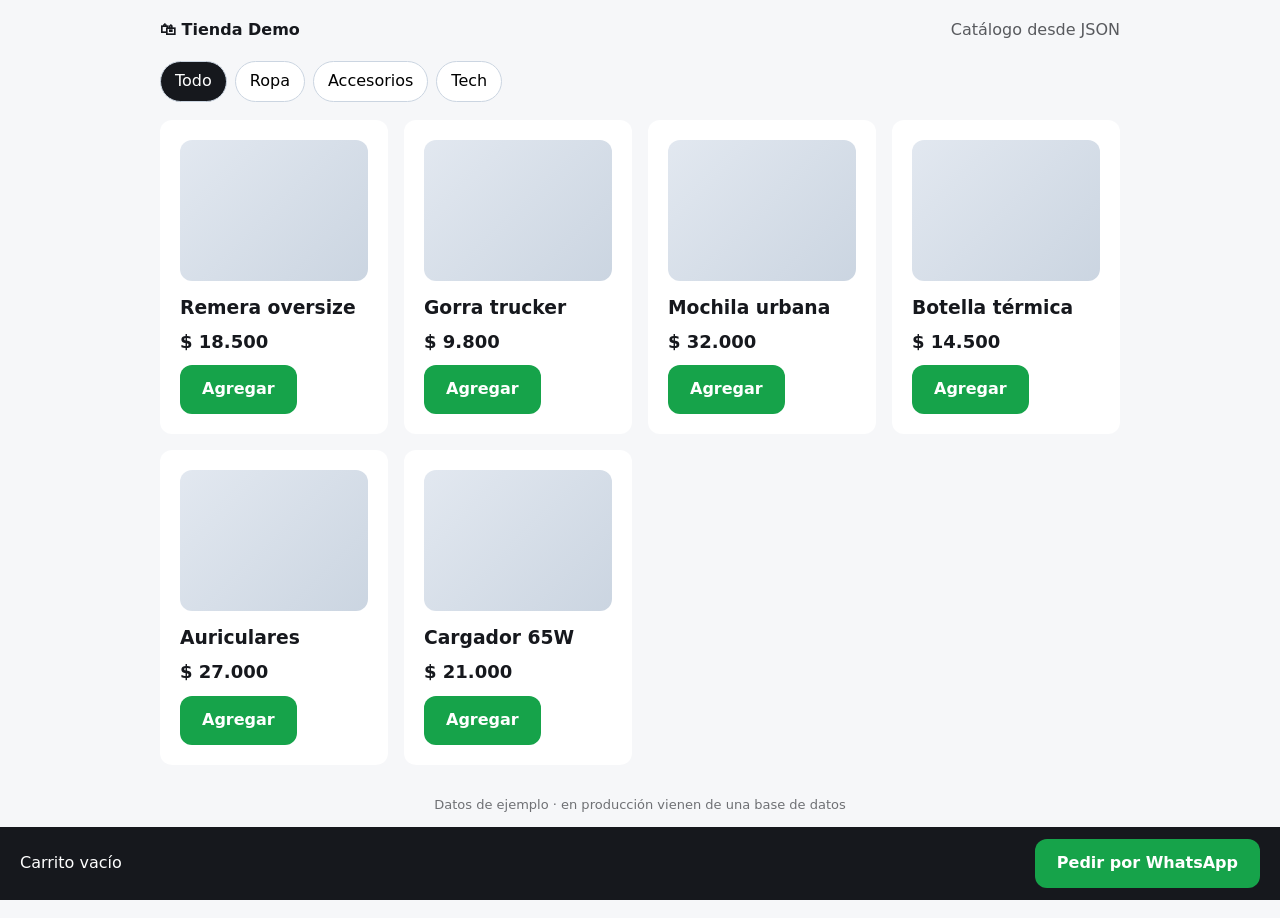
<file: catalogo/db-tienda.html>
<!DOCTYPE html><html lang="es"><meta charset="utf-8"><meta name="viewport" content="width=device-width,initial-scale=1"><title>Tienda con catálogo y carrito</title>
<link rel="stylesheet" href="base.css"><style>:root{--bg:#f6f7f9;--ink:#16181d;--card:#fff;--ac:#16a34a;--r:12px;--ph:linear-gradient(135deg,#e2e8f0,#cbd5e1)}
.f{display:flex;gap:8px;flex-wrap:wrap;margin-bottom:18px}.f button{border:1px solid #cbd5e1;background:#fff;border-radius:99px;padding:7px 14px;cursor:pointer;font:inherit}.f .on{background:#16181d;color:#fff}
.pr{font-weight:800;font-size:18px;margin:4px 0 10px}#cart{position:sticky;bottom:0;background:#16181d;color:#fff;padding:12px 20px;display:flex;justify-content:space-between;align-items:center;gap:10px}</style>
<div class="w"><nav><b>🛍 Tienda Demo</b><span class="mut">Catálogo desde JSON</span></nav><div class="f" id="f"></div><div class="g3" id="g"></div><footer>Datos de ejemplo · en producción vienen de una base de datos</footer></div>
<div id="cart"><span id="t">Carrito vacío</span><a class="b" id="wa" href="#" target="_blank">Pedir por WhatsApp</a></div>
<script>const P=[{n:"Remera oversize",c:"Ropa",p:18500},{n:"Gorra trucker",c:"Ropa",p:9800},{n:"Mochila urbana",c:"Accesorios",p:32000},{n:"Botella térmica",c:"Accesorios",p:14500},{n:"Auriculares",c:"Tech",p:27000},{n:"Cargador 65W",c:"Tech",p:21000}];
let cat="Todo",K={};const $=i=>document.getElementById(i),m=n=>"$ "+n.toLocaleString("es-AR");
function draw(){$("f").innerHTML=["Todo",...new Set(P.map(x=>x.c))].map(c=>`<button class="${c==cat?"on":""}" onclick="cat='${c}';draw()">${c}</button>`).join("");
$("g").innerHTML=P.map((x,i)=>cat=="Todo"||x.c==cat?`<div class="c"><div class="ph"></div><h3>${x.n}</h3><div class="pr">${m(x.p)}</div><button class="b" onclick="K[${i}]=(K[${i}]||0)+1;draw()">Agregar${K[i]?" ("+K[i]+")":""}</button></div>`:"").join("");
const l=Object.keys(K).map(i=>`${K[i]}x ${P[i].n}`),s=Object.keys(K).reduce((a,i)=>a+K[i]*P[i].p,0);
$("t").textContent=l.length?`${l.length} producto(s) · ${m(s)}`:"Carrito vacío";$("wa").href="https://wa.me/?text="+encodeURIComponent("Hola! Quiero pedir:\n"+l.join("\n")+"\nTotal: "+m(s))}draw()</script></html>
</file>
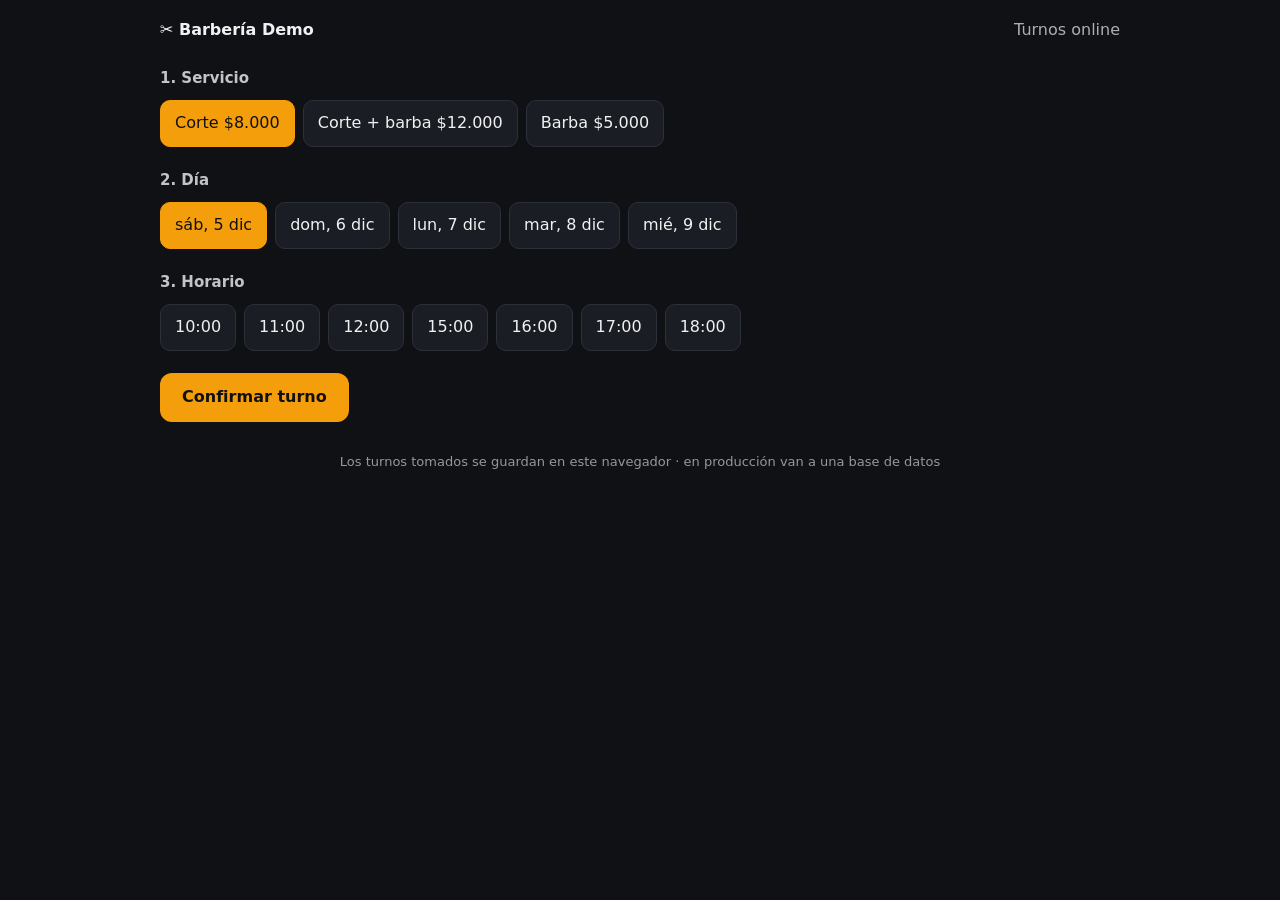
<file: catalogo/db-turnos.html>
<!DOCTYPE html><html lang="es"><meta charset="utf-8"><meta name="viewport" content="width=device-width,initial-scale=1"><title>Reserva de turnos</title>
<link rel="stylesheet" href="base.css"><style>:root{--bg:#0f1115;--ink:#f1f1f1;--card:#1a1d24;--ac:#f59e0b;--bt:#111;--r:12px}
.o{display:flex;gap:8px;flex-wrap:wrap;margin-bottom:22px}.o button{background:#1a1d24;color:#f1f1f1;border:1px solid #2c303a;border-radius:10px;padding:10px 14px;cursor:pointer;font:inherit}
.o .on{background:#f59e0b;color:#111;border-color:#f59e0b}.o .x{opacity:.3;text-decoration:line-through;cursor:not-allowed}h3{margin:6px 0 10px;font-size:15px;opacity:.8}#ok{display:none;margin-top:20px;border:1px solid #f59e0b}</style>
<div class="w"><nav><b>✂ Barbería Demo</b><span class="mut">Turnos online</span></nav><h3>1. Servicio</h3><div class="o" id="s"></div><h3>2. Día</h3><div class="o" id="d"></div><h3>3. Horario</h3><div class="o" id="h"></div>
<button class="b" id="go">Confirmar turno</button><div class="c" id="ok"></div><footer>Los turnos tomados se guardan en este navegador · en producción van a una base de datos</footer></div>
<script>const S=["Corte $8.000","Corte + barba $12.000","Barba $5.000"],H=["10:00","11:00","12:00","15:00","16:00","17:00","18:00"],$=i=>document.getElementById(i);
const D=[...Array(5)].map((_,i)=>{const t=new Date();t.setDate(t.getDate()+i+1);return t.toLocaleDateString("es-AR",{weekday:"short",day:"numeric",month:"short"})});
let sel={s:0,d:0,h:null},T={};try{T=JSON.parse(localStorage.t||"{}")}catch(e){}
function draw(){$("s").innerHTML=S.map((x,i)=>`<button class="${i==sel.s?"on":""}" onclick="sel.s=${i};draw()">${x}</button>`).join("");
$("d").innerHTML=D.map((x,i)=>`<button class="${i==sel.d?"on":""}" onclick="sel.d=${i};sel.h=null;draw()">${x}</button>`).join("");
$("h").innerHTML=H.map(x=>{const k=sel.d+x,u=T[k];return `<button class="${u?"x":sel.h==x?"on":""}" ${u?"disabled":`onclick="sel.h='${x}';draw()"`}>${x}</button>`}).join("")}
$("go").onclick=()=>{if(!sel.h)return alert("Elegí un horario");T[sel.d+sel.h]=1;try{localStorage.t=JSON.stringify(T)}catch(e){}
$("ok").style.display="block";$("ok").innerHTML=`✅ <b>Turno confirmado</b><br>${S[sel.s]} · ${D[sel.d]} · ${sel.h} hs`;sel.h=null;draw()};draw()</script></html>
</file>
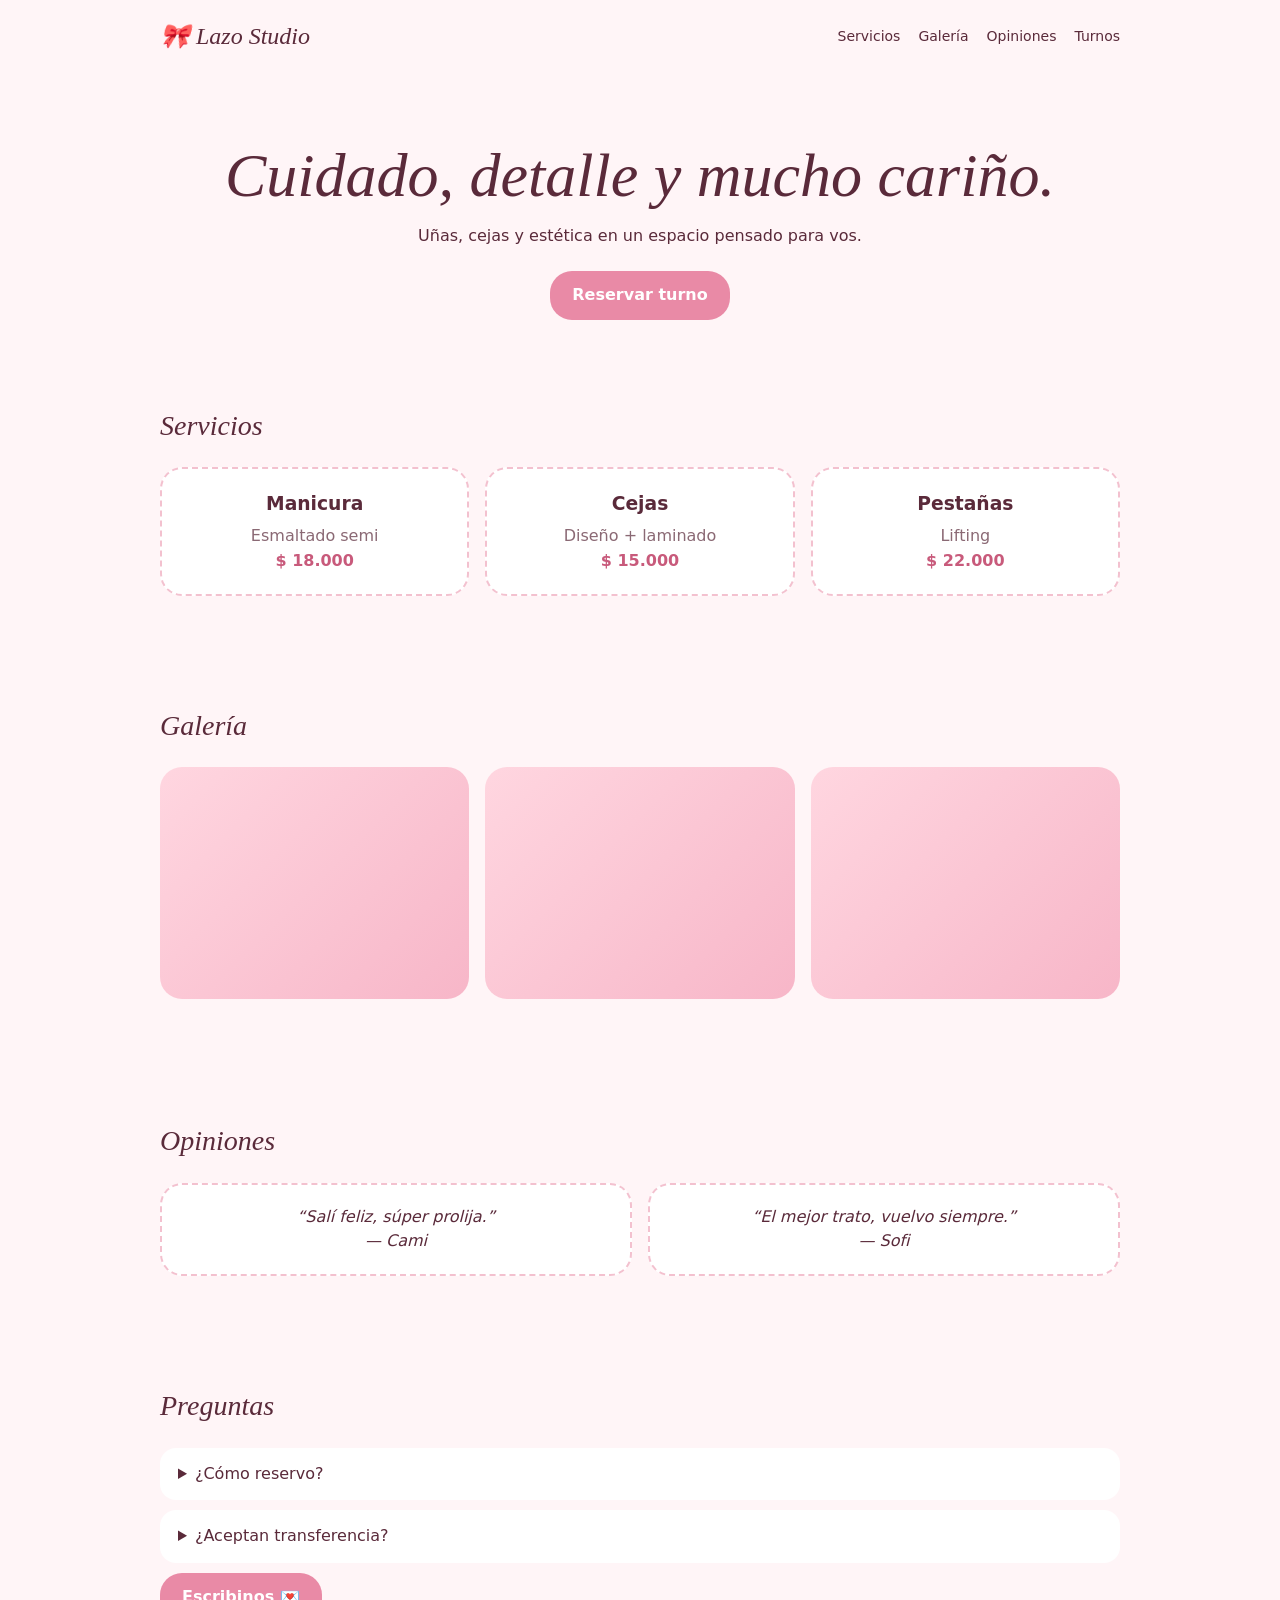
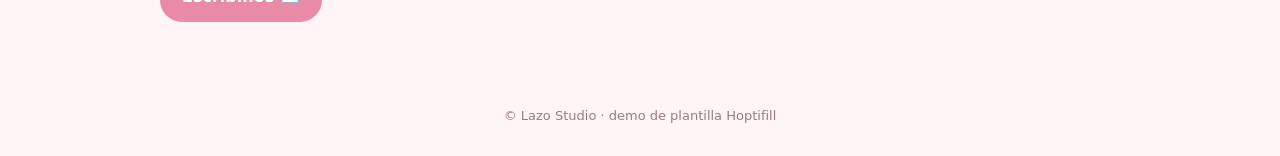
<file: catalogo/multi-coquette.html>
<!DOCTYPE html><html lang="es"><meta charset="utf-8"><meta name="viewport" content="width=device-width,initial-scale=1"><title>Lazo Studio — Multi-sección coquette</title>
<link rel="stylesheet" href="base.css"><style>:root{--bg:#fff5f7;--ink:#5a2a3a;--card:#fff;--ac:#e98aa6;--r:22px;--ph:linear-gradient(135deg,#ffd6e0,#f7b6c8)}
h1,h2,.sc{font-family:Georgia,"Times New Roman",serif;font-style:italic;font-weight:400}.hero{text-align:center;padding:70px 0 30px}.hero p{max-width:480px;margin:0 auto 22px}
.c{border:2px dashed #f3c1cf;text-align:center}.pr{color:#c85a7b;font-weight:700}.q{font-style:italic}details{background:#fff;border-radius:16px;padding:14px 18px;margin-bottom:10px}</style>
<div class="w"><nav><span class="sc" style="font-size:24px">🎀 Lazo Studio</span><div><a href="#s">Servicios</a><a href="#g">Galería</a><a href="#t">Opiniones</a><a href="#c">Turnos</a></div></nav>
<div class="hero"><h1>Cuidado, detalle y mucho cariño.</h1><p>Uñas, cejas y estética en un espacio pensado para vos.</p><a class="b" href="#c">Reservar turno</a></div>
<section id="s"><h2>Servicios</h2><div class="g3"><div class="c"><h3>Manicura</h3><p class="mut">Esmaltado semi</p><div class="pr">$ 18.000</div></div><div class="c"><h3>Cejas</h3><p class="mut">Diseño + laminado</p><div class="pr">$ 15.000</div></div><div class="c"><h3>Pestañas</h3><p class="mut">Lifting</p><div class="pr">$ 22.000</div></div></div></section>
<section id="g"><h2>Galería</h2><div class="g3"><div class="ph"></div><div class="ph"></div><div class="ph"></div></div></section>
<section id="t"><h2>Opiniones</h2><div class="g3"><div class="c q">“Salí feliz, súper prolija.”<br>— Cami</div><div class="c q">“El mejor trato, vuelvo siempre.”<br>— Sofi</div></div></section>
<section id="c"><h2>Preguntas</h2><details><summary>¿Cómo reservo?</summary><p class="mut">Por WhatsApp, elegís día y hora.</p></details><details><summary>¿Aceptan transferencia?</summary><p class="mut">Sí, y efectivo.</p></details><a class="b" href="#">Escribinos 💌</a></section>
<footer>© Lazo Studio · demo de plantilla Hoptifill</footer></div></html>
</file>
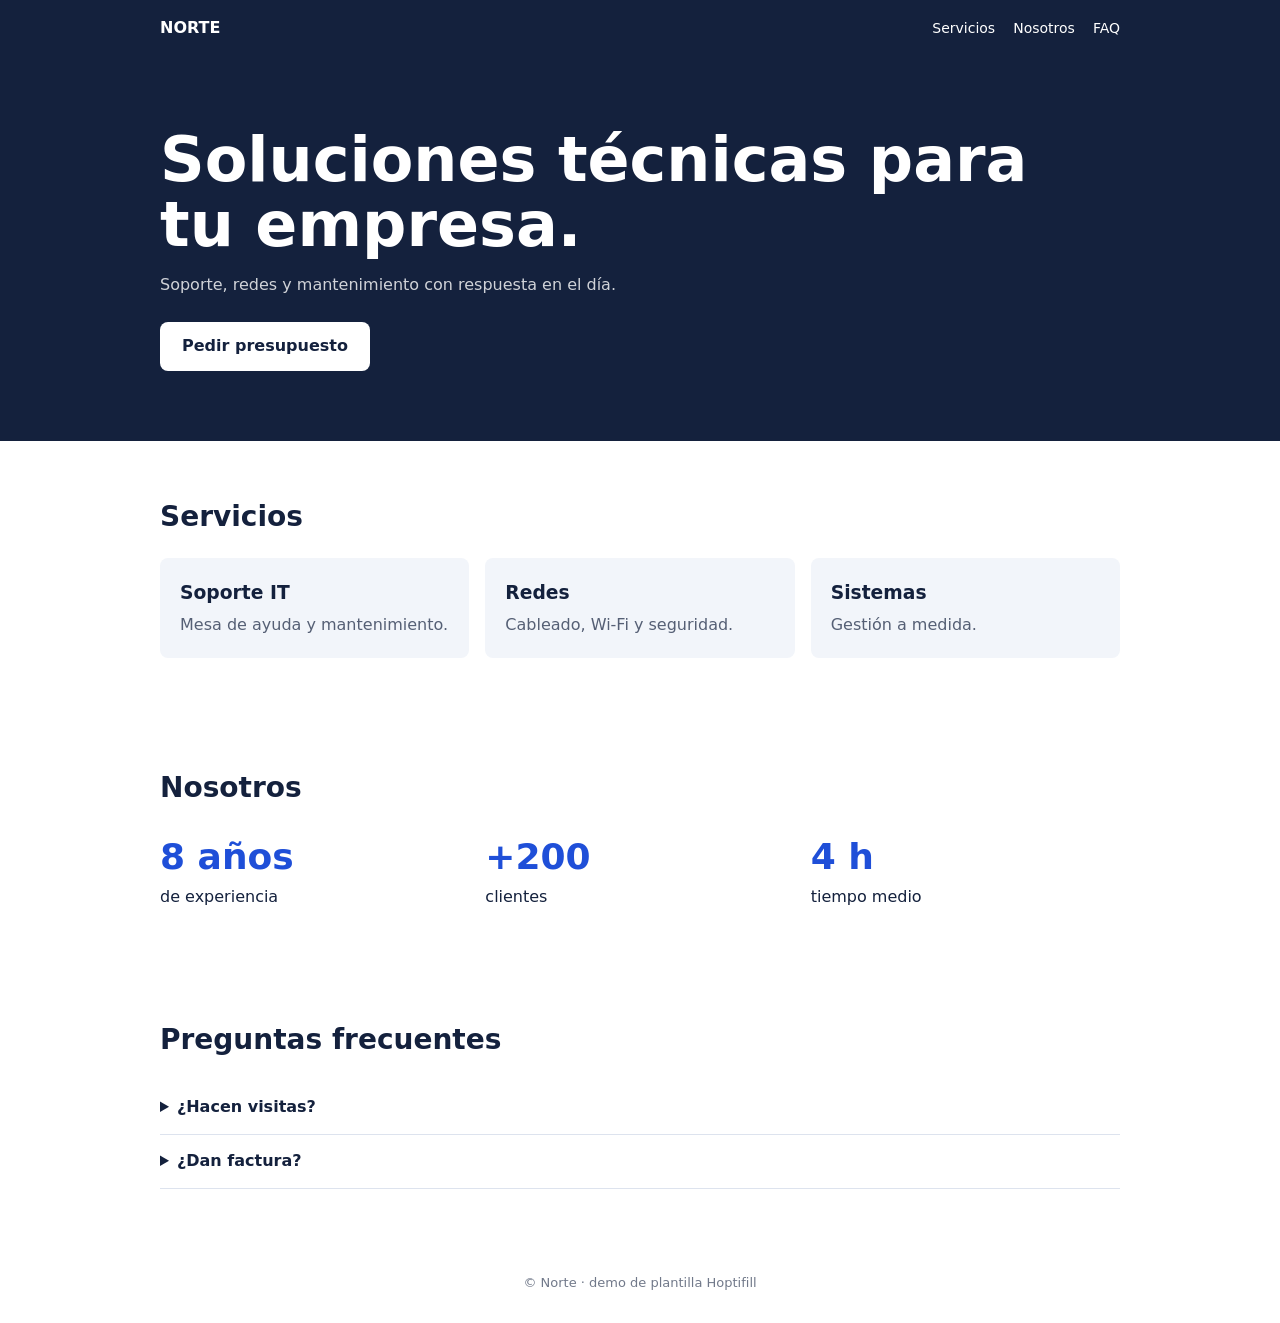
<file: catalogo/multi-corporativo.html>
<!DOCTYPE html><html lang="es"><meta charset="utf-8"><meta name="viewport" content="width=device-width,initial-scale=1"><title>Norte Servicios — Multi-sección corporativo</title>
<link rel="stylesheet" href="base.css"><style>:root{--bg:#fff;--ink:#14213d;--card:#f2f5fa;--ac:#1f4fd8;--r:8px;--ph:linear-gradient(135deg,#14213d,#1f4fd8)}
.top{background:#14213d;color:#fff}.top nav{padding:16px 0}.hero{padding:70px 0}.hero p{max-width:520px;opacity:.8;margin-bottom:24px}.b2{background:#fff;color:#14213d}
.n{font-size:36px;font-weight:800;color:#1f4fd8}details{border-bottom:1px solid #dde3ee;padding:14px 0}summary{cursor:pointer;font-weight:600}</style>
<div class="top"><div class="w"><nav><b>NORTE</b><div><a href="#s">Servicios</a><a href="#n">Nosotros</a><a href="#f">FAQ</a></div></nav><div class="hero"><h1>Soluciones técnicas para tu empresa.</h1><p>Soporte, redes y mantenimiento con respuesta en el día.</p><a class="b b2" href="#">Pedir presupuesto</a></div></div></div>
<div class="w"><section id="s"><h2>Servicios</h2><div class="g3"><div class="c"><h3>Soporte IT</h3><p class="mut">Mesa de ayuda y mantenimiento.</p></div><div class="c"><h3>Redes</h3><p class="mut">Cableado, Wi-Fi y seguridad.</p></div><div class="c"><h3>Sistemas</h3><p class="mut">Gestión a medida.</p></div></div></section>
<section id="n"><h2>Nosotros</h2><div class="g3"><div><div class="n">8 años</div>de experiencia</div><div><div class="n">+200</div>clientes</div><div><div class="n">4 h</div>tiempo medio</div></div></section>
<section id="f"><h2>Preguntas frecuentes</h2><details><summary>¿Hacen visitas?</summary><p class="mut">Sí, en toda la zona sur.</p></details><details><summary>¿Dan factura?</summary><p class="mut">Factura A y B.</p></details></section>
<footer>© Norte · demo de plantilla Hoptifill</footer></div></html>
</file>
<file: catalogo/base.css>
*{box-sizing:border-box;margin:0;padding:0}body{font:16px/1.55 system-ui,-apple-system,sans-serif;color:var(--ink);background:var(--bg)}
a{color:inherit;text-decoration:none}.w{max-width:1000px;margin:auto;padding:0 20px}
nav{display:flex;justify-content:space-between;align-items:center;padding:18px 0;gap:14px;flex-wrap:wrap}nav div{display:flex;gap:18px;font-size:14px}
.b{display:inline-block;padding:12px 22px;border-radius:var(--r,12px);background:var(--ac);color:var(--bt,#fff);font:inherit;font-weight:600;border:0;cursor:pointer}
.g3{display:grid;grid-template-columns:repeat(auto-fit,minmax(210px,1fr));gap:16px}.c{background:var(--card);border-radius:var(--r,14px);padding:20px}
section{padding:54px 0}h1{font-size:clamp(34px,6.5vw,62px);line-height:1.05;margin-bottom:16px}h2{font-size:28px;margin-bottom:20px}h3{margin-bottom:6px}
.ph{aspect-ratio:4/3;border-radius:var(--r,12px);background:var(--ph);margin-bottom:12px}.mut{opacity:.7}footer{padding:30px 0;text-align:center;font-size:13px;opacity:.6}
</file>
